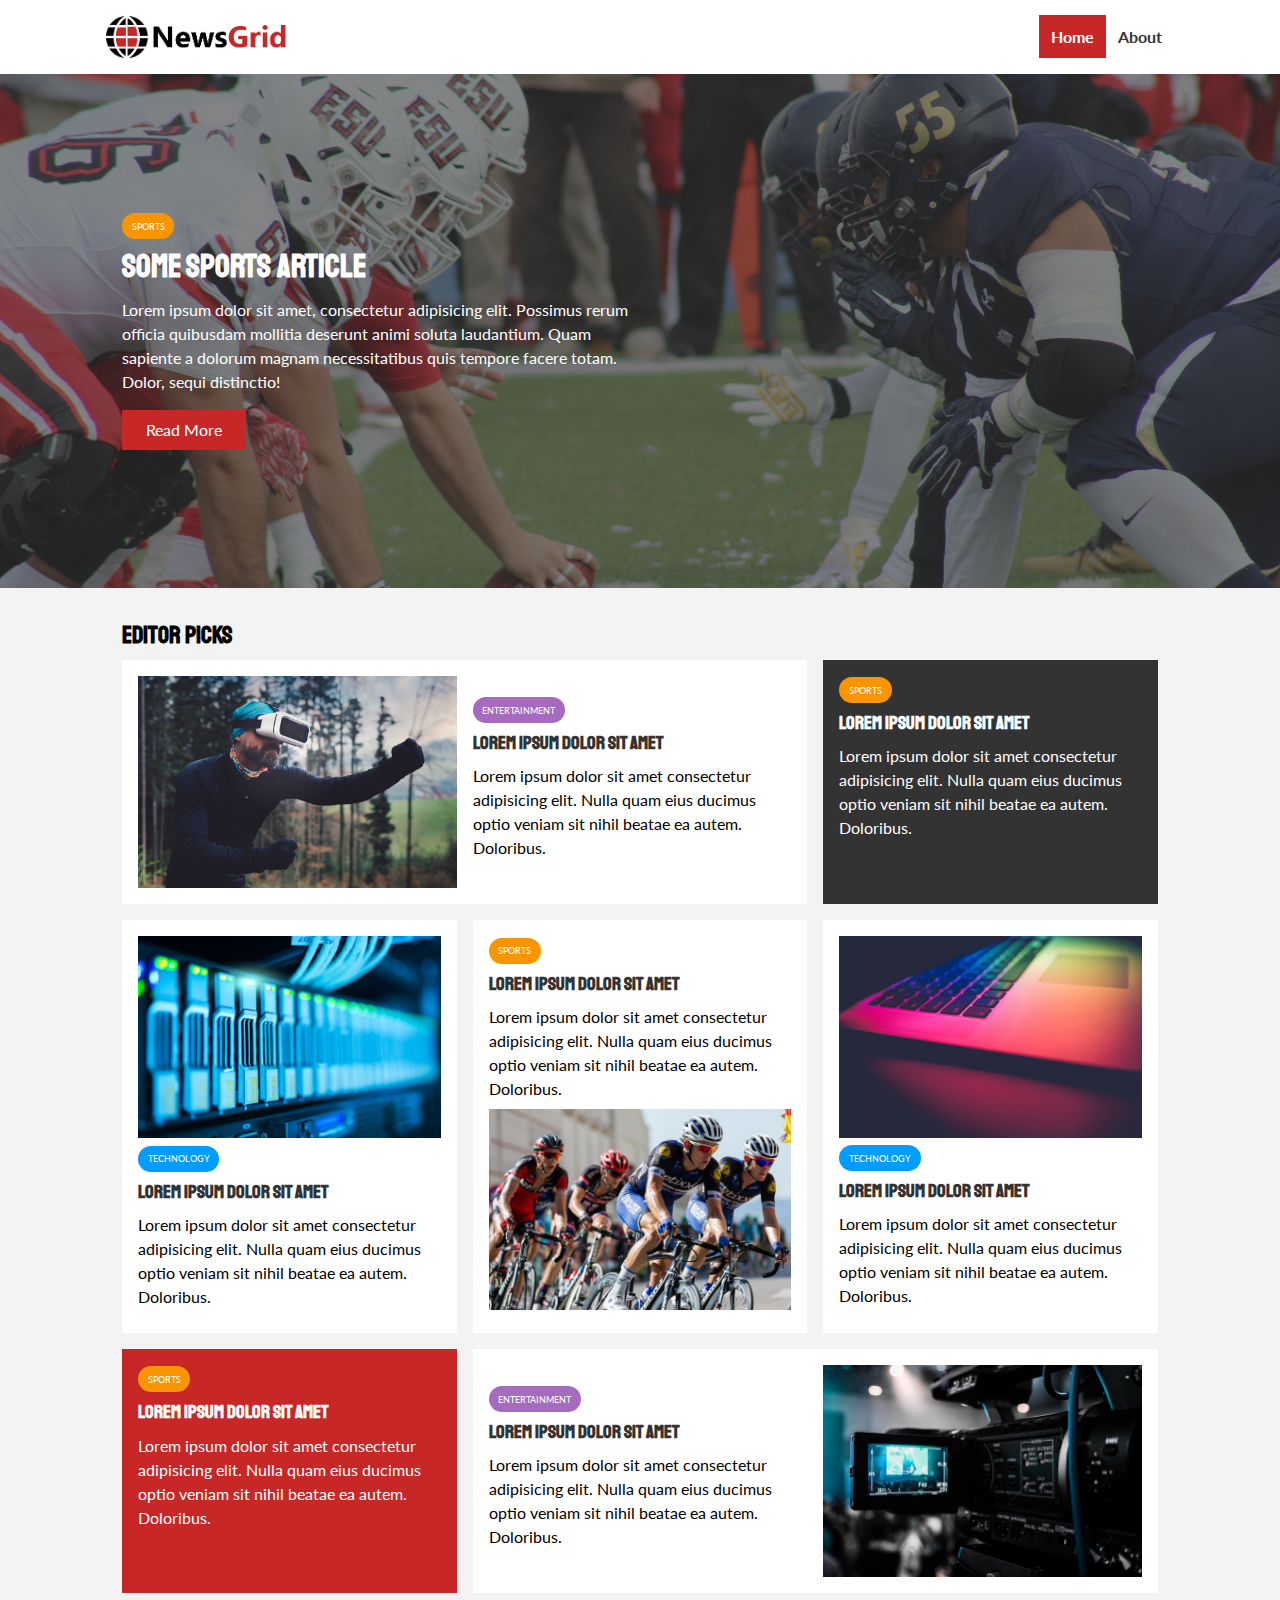
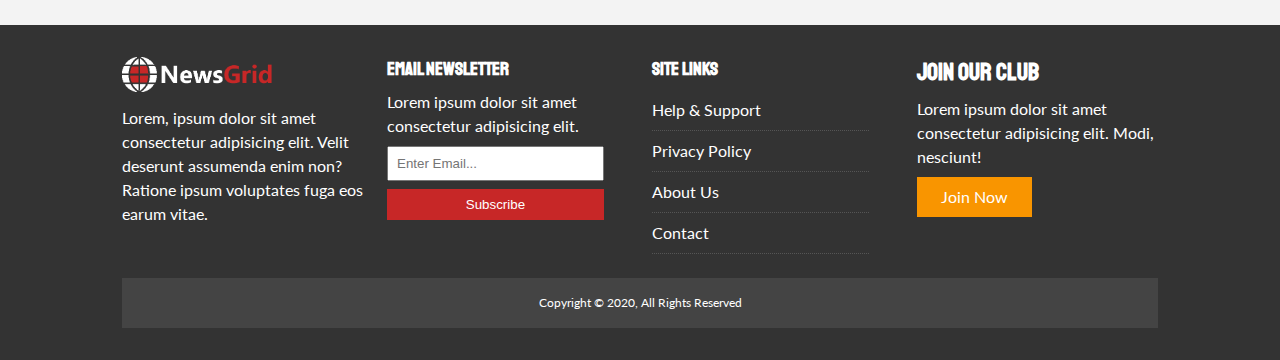
<file: index.html>
<!DOCTYPE html>
<html lang="en">
<head>
  <meta charset="UTF-8">
  <meta name="viewport" content="width=device-width, initial-scale=1.0">
  <meta http-equiv="X-UA-Compatible" content="ie=edge">
  <link rel="stylesheet" href="https://use.fontawesome.com/releases/v5.6.3/css/all.css" integrity="sha384-UHRtZLI+pbxtHCWp1t77Bi1L4ZtiqrqD80Kn4Z8NTSRyMA2Fd33n5dQ8lWUE00s/" crossorigin="anonymous">
  <link href="https://fonts.googleapis.com/css?family=Lato|Staatliches" rel="stylesheet">
  <link rel="stylesheet" href="style.css">
  <link rel="stylesheet" media="screen and (max-width: 768px)" href="mobile.css">
  <link rel="shortcut icon" type="image/x-icon" href="favicon.ico">
  <title>NewsGrid | Latest News</title>
</head>
<body>
  <nav id="main-nav">
    <div class="container">
      <img src="img/logo.png" alt="NewsGrid" class="logo">
      <div class="social">
        <a href="http://facebook.com" target="_blank"><i class="fab fa-facebook fa-2x"></i></a>
        <a href="http://twitter.com" target="_blank"><i class="fab fa-twitter fa-2x"></i></a>
        <a href="http://instagram.com" target="_blank"><i class="fab fa-instagram fa-2x"></i></a>
        <a href="http://youtube.com" target="_blank"><i class="fab fa-youtube fa-2x"></i></a>
      </div>
      <ul>
        <li><a class="current" href="index.html">Home</a></li>
        <li><a href="about.html">About</a></li>
      </ul>
    </div>
  </nav>

  <!-- Showcase -->
  <header id="showcase">
    <div class="container">
      <div class="showcase-container">
        <div class="showcase-content">
          <div class="category category-sports">Sports</div>
          <h1>Some Sports Article</h1>
          <p>Lorem ipsum dolor sit amet, consectetur adipisicing elit. Possimus rerum officia quibusdam mollitia deserunt animi soluta laudantium. Quam sapiente a dolorum magnam necessitatibus quis tempore facere totam. Dolor, sequi distinctio!</p>
          <a href="article.html" class="btn btn-primary">Read More</a>
        </div>
      </div>
    </div>
  </header>

  <!-- Home Articles -->
  <section id="home-articles" class="py-2">
    <div class="container">
        <h2>Editor Picks</h2>
        <div class="articles-container">
          <article class="card">
            <img src="img/articles/ent1.jpg" alt="">
            <div>
              <div class="category category-ent">Entertainment</div>
              <h3>
                <a href="article.html">Lorem ipsum dolor sit amet</a>
              </h3>
              <p>Lorem ipsum dolor sit amet consectetur adipisicing elit. Nulla quam eius ducimus optio veniam sit nihil beatae ea autem. Doloribus.</p>
            </div>
          </article>
          <article class="card bg-dark">
            <div class="category category-sports">Sports</div>
            <h3>
              <a href="article.html">Lorem ipsum dolor sit amet</a>
            </h3>
            <p>Lorem ipsum dolor sit amet consectetur adipisicing elit. Nulla quam eius ducimus optio veniam sit nihil beatae ea autem. Doloribus.</p>
          </article>
          <article class="card">
            <img src="img/articles/tech1.jpg" alt="">
            <div class="category category-tech">Technology</div>
            <h3>
              <a href="article.html">Lorem ipsum dolor sit amet</a>
            </h3>
            <p>Lorem ipsum dolor sit amet consectetur adipisicing elit. Nulla quam eius ducimus optio veniam sit nihil beatae ea autem. Doloribus.</p>
          </article>
          <article class="card">
            <div class="category category-sports">Sports</div>
            <h3>
              <a href="article.html">Lorem ipsum dolor sit amet</a>
            </h3>
            <p>Lorem ipsum dolor sit amet consectetur adipisicing elit. Nulla quam eius ducimus optio veniam sit nihil beatae ea autem. Doloribus.</p>
            <img src="img/articles/sports1.jpg" alt="">
          </article>
          <article class="card">
            <img src="img/articles/tech2.jpg" alt="">
            <div class="category category-tech">Technology</div>
            <h3>
              <a href="article.html">Lorem ipsum dolor sit amet</a>
            </h3>
            <p>Lorem ipsum dolor sit amet consectetur adipisicing elit. Nulla quam eius ducimus optio veniam sit nihil beatae ea autem. Doloribus.</p>
          </article>
          <article class="card bg-primary">
            <div class="category category-sports">Sports</div>
            <h3>
              <a href="article.html">Lorem ipsum dolor sit amet</a>
            </h3>
            <p>Lorem ipsum dolor sit amet consectetur adipisicing elit. Nulla quam eius ducimus optio veniam sit nihil beatae ea autem. Doloribus.</p>
          </article>
          <article class="card">
            <div>
              <div class="category category-ent">Entertainment</div>
              <h3>
                <a href="article.html">Lorem ipsum dolor sit amet</a>
              </h3>
              <p>Lorem ipsum dolor sit amet consectetur adipisicing elit. Nulla quam eius ducimus optio veniam sit nihil beatae ea autem. Doloribus.</p>
            </div>
            <img src="img/articles/ent2.jpg" alt="">
          </article>
        </div>
    </div>
  </section>

  <!-- Footer -->
  <footer id="main-footer" class="py-2">
    <div class="container footer-container">
      <div>
        <img src="img/logo_light.png" alt="NewsGrid">
        <p>Lorem, ipsum dolor sit amet consectetur adipisicing elit. Velit deserunt assumenda enim non? Ratione ipsum voluptates fuga eos earum vitae.</p>
      </div>
      <div>
        <h3>Email Newsletter</h3>
        <p>Lorem ipsum dolor sit amet consectetur adipisicing elit.</p>
        <form>
          <input type="email" placeholder="Enter Email...">
          <input type="submit" value="Subscribe" class="btn btn-primary">
        </form>
      </div>
      <div>
        <h3>Site Links</h3>
        <ul class="list">
          <li><a href="#">Help & Support</a></li>
          <li><a href="#">Privacy Policy</a></li>
          <li><a href="#">About Us</a></li>
          <li><a href="#">Contact</a></li>
        </ul>
      </div>
      <div>
        <h2>Join Our Club</h2>
        <p>Lorem ipsum dolor sit amet consectetur adipisicing elit. Modi, nesciunt!</p>
        <a href="#" class="btn btn-secondary">Join Now</a>
      </div>
      <div>
        <p>
          Copyright &copy; 2020, All Rights Reserved
        </p>
      </div>
    </div>
  </footer>

</body>
</html>
</file>
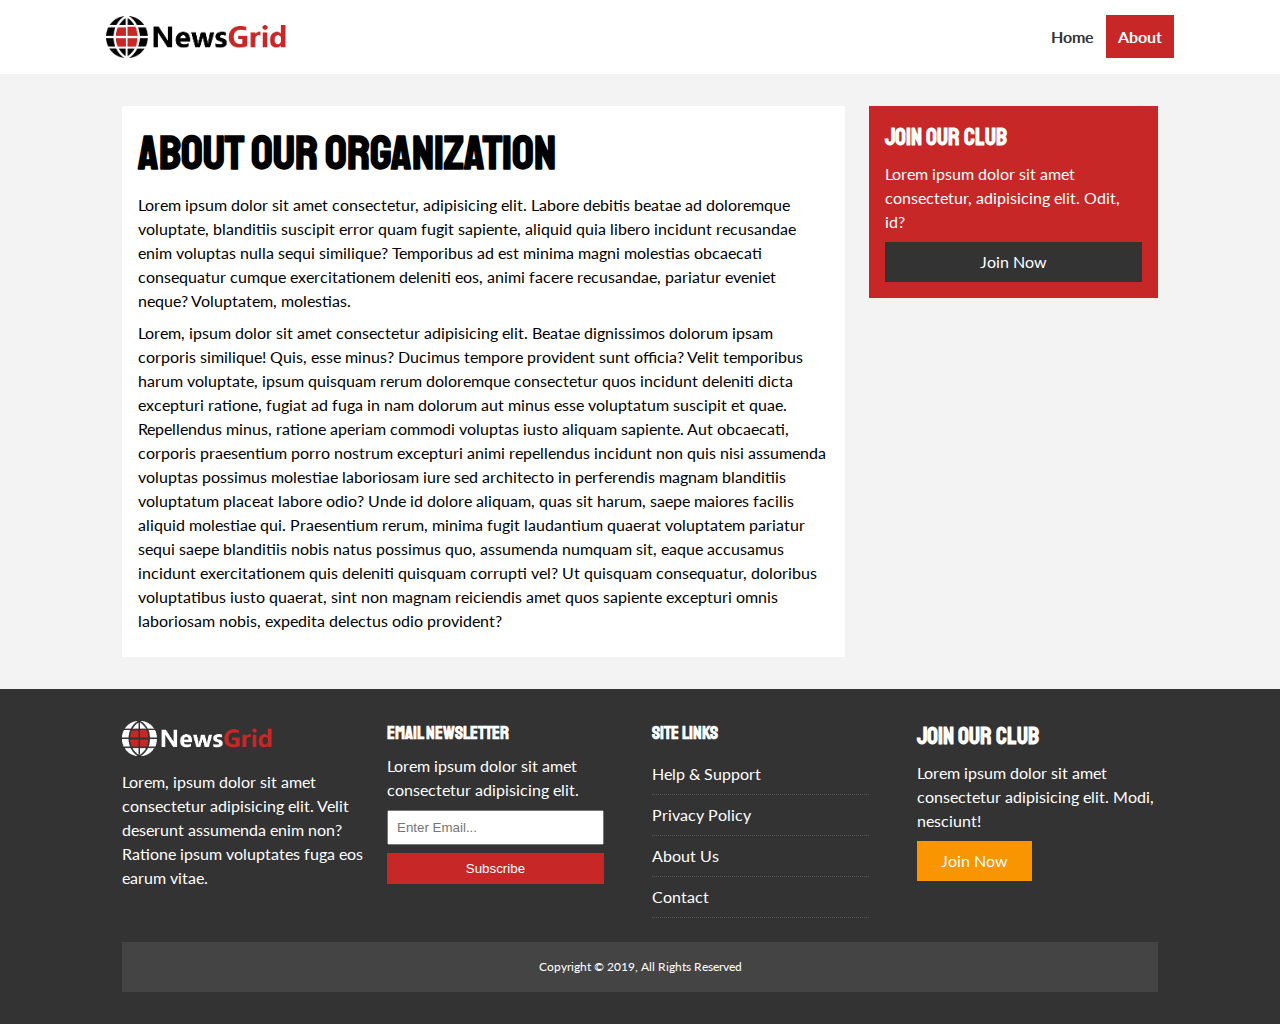
<file: about.html>
<!DOCTYPE html>
<html lang="en">
<head>
  <meta charset="UTF-8">
  <meta name="viewport" content="width=device-width, initial-scale=1.0">
  <meta http-equiv="X-UA-Compatible" content="ie=edge">
  <link rel="stylesheet" href="https://use.fontawesome.com/releases/v5.6.3/css/all.css" integrity="sha384-UHRtZLI+pbxtHCWp1t77Bi1L4ZtiqrqD80Kn4Z8NTSRyMA2Fd33n5dQ8lWUE00s/" crossorigin="anonymous">
  <link href="https://fonts.googleapis.com/css?family=Lato|Staatliches" rel="stylesheet">
  <link rel="stylesheet" href="css/style.css">
  <link rel="stylesheet" media="screen and (max-width: 768px)" href="css/mobile.css">
  <link rel="shortcut icon" type="image/x-icon" href="favicon.ico">
  <title>NewsGrid | About</title>
</head>
<body>
  <nav id="main-nav">
    <div class="container">
      <img src="img/logo.png" alt="NewsGrid" class="logo">
      <div class="social">
        <a href="http://facebook.com" target="_blank"><i class="fab fa-facebook fa-2x"></i></a>
        <a href="http://twitter.com" target="_blank"><i class="fab fa-twitter fa-2x"></i></a>
        <a href="http://instagram.com" target="_blank"><i class="fab fa-instagram fa-2x"></i></a>
        <a href="http://youtube.com" target="_blank"><i class="fab fa-youtube fa-2x"></i></a>
      </div>
      <ul>
        <li><a href="index.html">Home</a></li>
        <li><a class="current" href="about.html">About</a></li>
      </ul>
    </div>
  </nav>

  <section id="about">
    <div class="container">
      <div class="page-container">
        <article class="card">
          <h1 class="l-heading">About Our Organization</h1>
          <p>Lorem ipsum dolor sit amet consectetur, adipisicing elit. Labore debitis beatae ad doloremque voluptate, blanditiis suscipit error quam fugit sapiente, aliquid quia libero incidunt recusandae enim voluptas nulla sequi similique? Temporibus ad est minima magni molestias obcaecati consequatur cumque exercitationem deleniti eos, animi facere recusandae, pariatur eveniet neque? Voluptatem, molestias.</p>
          <p>Lorem, ipsum dolor sit amet consectetur adipisicing elit. Beatae dignissimos dolorum ipsam corporis similique! Quis, esse minus? Ducimus tempore provident sunt officia? Velit temporibus harum voluptate, ipsum quisquam rerum doloremque consectetur quos incidunt deleniti dicta excepturi ratione, fugiat ad fuga in nam dolorum aut minus esse voluptatum suscipit et quae. Repellendus minus, ratione aperiam commodi voluptas iusto aliquam sapiente. Aut obcaecati, corporis praesentium porro nostrum excepturi animi repellendus incidunt non quis nisi assumenda voluptas possimus molestiae laboriosam iure sed architecto in perferendis magnam blanditiis voluptatum placeat labore odio? Unde id dolore aliquam, quas sit harum, saepe maiores facilis aliquid molestiae qui. Praesentium rerum, minima fugit laudantium quaerat voluptatem pariatur sequi saepe blanditiis nobis natus possimus quo, assumenda numquam sit, eaque accusamus incidunt exercitationem quis deleniti quisquam corrupti vel? Ut quisquam consequatur, doloribus voluptatibus iusto quaerat, sint non magnam reiciendis amet quos sapiente excepturi omnis laboriosam nobis, expedita delectus odio provident?</p>
        </article>
        <aside class="card bg-primary">
          <h2>Join Our Club</h2>
          <p>Lorem ipsum dolor sit amet consectetur, adipisicing elit. Odit, id?</p>
          <a href="#" class="btn btn-dark btn-block">Join Now</a>
        </aside>
      </div>
    </div>
  </section>

  <!-- Footer -->
  <footer id="main-footer" class="py-2">
    <div class="container footer-container">
      <div>
        <img src="img/logo_light.png" alt="NewsGrid">
        <p>Lorem, ipsum dolor sit amet consectetur adipisicing elit. Velit deserunt assumenda enim non? Ratione ipsum voluptates fuga eos earum vitae.</p>
      </div>
      <div>
        <h3>Email Newsletter</h3>
        <p>Lorem ipsum dolor sit amet consectetur adipisicing elit.</p>
        <form>
          <input type="email" placeholder="Enter Email...">
          <input type="submit" value="Subscribe" class="btn btn-primary">
        </form>
      </div>
      <div>
        <h3>Site Links</h3>
        <ul class="list">
          <li><a href="#">Help & Support</a></li>
          <li><a href="#">Privacy Policy</a></li>
          <li><a href="#">About Us</a></li>
          <li><a href="#">Contact</a></li>
        </ul>
      </div>
      <div>
        <h2>Join Our Club</h2>
        <p>Lorem ipsum dolor sit amet consectetur adipisicing elit. Modi, nesciunt!</p>
        <a href="#" class="btn btn-secondary">Join Now</a>
      </div>
      <div>
        <p>
          Copyright &copy; 2019, All Rights Reserved
        </p>
      </div>
    </div>
  </footer>

</body>
</html>
</file>
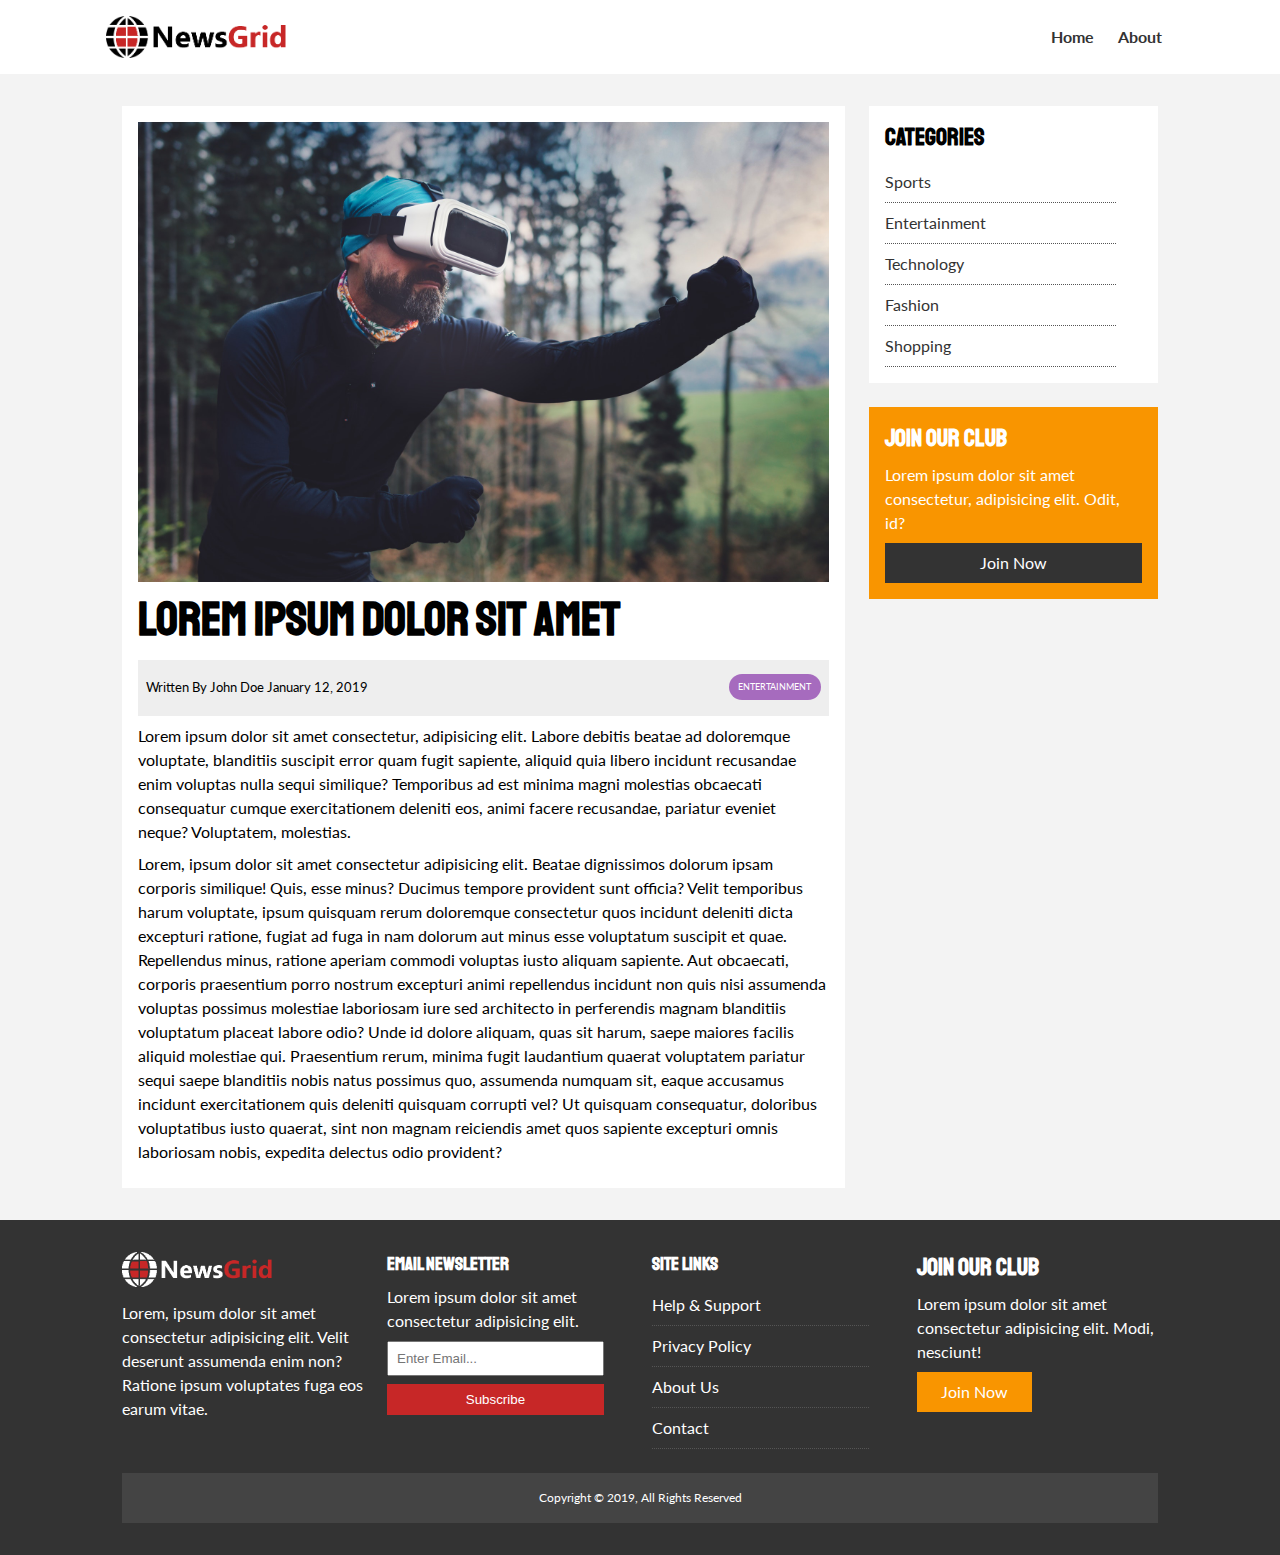
<file: article.html>
<!DOCTYPE html>
<html lang="en">
<head>
  <meta charset="UTF-8">
  <meta name="viewport" content="width=device-width, initial-scale=1.0">
  <meta http-equiv="X-UA-Compatible" content="ie=edge">
  <link rel="stylesheet" href="https://use.fontawesome.com/releases/v5.6.3/css/all.css" integrity="sha384-UHRtZLI+pbxtHCWp1t77Bi1L4ZtiqrqD80Kn4Z8NTSRyMA2Fd33n5dQ8lWUE00s/" crossorigin="anonymous">
  <link href="https://fonts.googleapis.com/css?family=Lato|Staatliches" rel="stylesheet">
  <link rel="stylesheet" href="css/style.css">
  <link rel="stylesheet" media="screen and (max-width: 768px)" href="css/mobile.css">
  <link rel="shortcut icon" type="image/x-icon" href="favicon.ico">
  <title>NewsGrid | Latest News</title>
</head>
<body>
  <nav id="main-nav">
    <div class="container">
      <img src="img/logo.png" alt="NewsGrid" class="logo">
      <div class="social">
        <a href="http://facebook.com" target="_blank"><i class="fab fa-facebook fa-2x"></i></a>
        <a href="http://twitter.com" target="_blank"><i class="fab fa-twitter fa-2x"></i></a>
        <a href="http://instagram.com" target="_blank"><i class="fab fa-instagram fa-2x"></i></a>
        <a href="http://youtube.com" target="_blank"><i class="fab fa-youtube fa-2x"></i></a>
      </div>
      <ul>
        <li><a href="index.html">Home</a></li>
        <li><a href="about.html">About</a></li>
      </ul>
    </div>
  </nav>

  <section id="article">
    <div class="container">
      <div class="page-container">
        <article class="card">
          <img src="img/articles/ent1.jpg" alt="">
          <h1 class="l-heading">Lorem ipsum dolor sit amet</h1>
          <div class="meta">
            <small>
              <i class="fas fa-user"></i> Written By John Doe January 12, 2019
            </small>
            <div class="category category-ent">Entertainment</div>
          </div>
          <p>Lorem ipsum dolor sit amet consectetur, adipisicing elit. Labore debitis beatae ad doloremque voluptate, blanditiis suscipit error quam fugit sapiente, aliquid quia libero incidunt recusandae enim voluptas nulla sequi similique? Temporibus ad est minima magni molestias obcaecati consequatur cumque exercitationem deleniti eos, animi facere recusandae, pariatur eveniet neque? Voluptatem, molestias.</p>
          <p>Lorem, ipsum dolor sit amet consectetur adipisicing elit. Beatae dignissimos dolorum ipsam corporis similique! Quis, esse minus? Ducimus tempore provident sunt officia? Velit temporibus harum voluptate, ipsum quisquam rerum doloremque consectetur quos incidunt deleniti dicta excepturi ratione, fugiat ad fuga in nam dolorum aut minus esse voluptatum suscipit et quae. Repellendus minus, ratione aperiam commodi voluptas iusto aliquam sapiente. Aut obcaecati, corporis praesentium porro nostrum excepturi animi repellendus incidunt non quis nisi assumenda voluptas possimus molestiae laboriosam iure sed architecto in perferendis magnam blanditiis voluptatum placeat labore odio? Unde id dolore aliquam, quas sit harum, saepe maiores facilis aliquid molestiae qui. Praesentium rerum, minima fugit laudantium quaerat voluptatem pariatur sequi saepe blanditiis nobis natus possimus quo, assumenda numquam sit, eaque accusamus incidunt exercitationem quis deleniti quisquam corrupti vel? Ut quisquam consequatur, doloribus voluptatibus iusto quaerat, sint non magnam reiciendis amet quos sapiente excepturi omnis laboriosam nobis, expedita delectus odio provident?</p>
        </article>

        <aside id="categories" class="card">
          <h2>Categories</h2>
          <ul class="list">
            <li><a href="#"><i class="fas fa-chevron-right"></i> Sports</a></li>
            <li><a href="#"><i class="fas fa-chevron-right"></i> Entertainment</a></li>
            <li><a href="#"><i class="fas fa-chevron-right"></i> Technology</a></li>
            <li><a href="#"><i class="fas fa-chevron-right"></i> Fashion</a></li>
            <li><a href="#"><i class="fas fa-chevron-right"></i> Shopping</a></li>
          </ul>
        </aside>

        <aside class="card bg-secondary">
          <h2>Join Our Club</h2>
          <p>Lorem ipsum dolor sit amet consectetur, adipisicing elit. Odit, id?</p>
          <a href="#" class="btn btn-dark btn-block">Join Now</a>
        </aside>
      </div>
    </div>
  </section>

  <!-- Footer -->
  <footer id="main-footer" class="py-2">
    <div class="container footer-container">
      <div>
        <img src="img/logo_light.png" alt="NewsGrid">
        <p>Lorem, ipsum dolor sit amet consectetur adipisicing elit. Velit deserunt assumenda enim non? Ratione ipsum voluptates fuga eos earum vitae.</p>
      </div>
      <div>
        <h3>Email Newsletter</h3>
        <p>Lorem ipsum dolor sit amet consectetur adipisicing elit.</p>
        <form>
          <input type="email" placeholder="Enter Email...">
          <input type="submit" value="Subscribe" class="btn btn-primary">
        </form>
      </div>
      <div>
        <h3>Site Links</h3>
        <ul class="list">
          <li><a href="#">Help & Support</a></li>
          <li><a href="#">Privacy Policy</a></li>
          <li><a href="#">About Us</a></li>
          <li><a href="#">Contact</a></li>
        </ul>
      </div>
      <div>
        <h2>Join Our Club</h2>
        <p>Lorem ipsum dolor sit amet consectetur adipisicing elit. Modi, nesciunt!</p>
        <a href="#" class="btn btn-secondary">Join Now</a>
      </div>
      <div>
        <p>
          Copyright &copy; 2019, All Rights Reserved
        </p>
      </div>
    </div>
  </footer>

</body>
</html>
</file>
<file: style.css>
:root {
  --primary-color: #c72727;
  --secondary-color: #f99500;
  --light-color: #f3f3f3;
  --dark-color: #333;
  --max-width: 1100px;
}

.category {
  --sports-color: #f99500;
  --ent-color: #a66bbe;
  --tech-color: #009cff;
}

* {
  margin: 0;
  padding: 0;
  box-sizing: border-box;
}

body {
  font-family: "Lato", sans-serif;
  line-height: 1.5;
  background: var(--light-color);
}

a {
  color: #333;
  text-decoration: none;
}

ul {
  list-style: none;
}

p {
  margin: 0.5rem 0;
}

img {
  width: 100%;
}

h1,
h2,
h3,
h4,
h5,
h6 {
  font-family: "Staatliches", cursive;
  margin-bottom: 0.55rem;
  line-height: 1.3;
}

/* Utility */
.container {
  max-width: var(--max-width);
  margin: auto;
  padding: 0 2rem;
  overflow: hidden;
}

.category {
  display: inline-block;
  color: #fff;
  font-size: 0.55rem;
  text-transform: uppercase;
  padding: 0.4rem 0.6rem;
  border-radius: 15px;
  margin-bottom: 0.5rem;
}

.category-sports {
  background: var(--sports-color);
}
.category-ent {
  background: var(--ent-color);
}
.category-tech {
  background: var(--tech-color);
}

.btn {
  display: inline-block;
  border: none;
  background: var(--dark-color);
  color: #fff;
  padding: 0.5rem 1.5rem;
}

.btn-light {
  background: var(--light-color);
}
.btn-primary {
  background: var(--primary-color);
}
.btn-secondary {
  background: var(--secondary-color);
}

.btn-block {
  display: block;
  width: 100%;
  text-align: center;
}

.btn:hover {
  opacity: 0.9;
}

.card {
  background: #fff;
  padding: 1rem;
}

.bg-dark {
  background: var(--dark-color);
  color: #fff;
}

.bg-primary {
  background: var(--primary-color);
  color: #fff;
}

.bg-secondary {
  background: var(--secondary-color);
  color: #fff;
}

.bg-dark h1,
.bg-dark h2,
.bg-dark h3,
.bg-dark a,
.bg-primary h1,
.bg-primary h2,
.bg-primary h3,
.bg-primary a,
.bg-secondary h1,
.bg-secondary h2,
.bg-secondary h3,
.bg-secondary a {
  color: #fff;
}

.py-1 {
  padding: 1.5rem 0;
}
.py-2 {
  padding: 2rem 0;
}
.py-3 {
  padding: 3rem 0;
}
.p-1 {
  padding: 1.5rem;
}
.p-2 {
  padding: 2rem;
}
.p-3 {
  padding: 3rem;
}

.l-heading {
  font-size: 3rem;
}

.list li {
  padding: 0.5rem 0;
  border-bottom: #555 dotted 1px;
  width: 90%;
}

.list li a:hover {
  color: var(--primary-color) !important;
}

/* Inner page grid container */
.page-container {
  display: grid;
  grid-template-columns: 5fr 2fr;
  margin: 2rem 0;
  grid-gap: 1.5rem;
}

.page-container > *:first-child {
  grid-row: 1 / span 3;
}

/* Navigation */
#main-nav {
  background: #fff;
  position: sticky;
  top: 0;
  z-index: 2;
}

#main-nav .container {
  display: grid;
  grid-template-columns: 6fr 3fr 2fr;
  padding: 1rem;
  align-items: center;
}

#main-nav .logo {
  width: 180px;
}

#main-nav ul {
  justify-self: end;
  display: flex;
}

#main-nav ul li a {
  padding: 0.75rem;
  font-weight: bold;
}

#main-nav ul li a.current {
  background: var(--primary-color);
  color: #fff;
}

#main-nav ul li a:hover {
  background: var(--light-color);
  color: var(--dark-color);
}

#main-nav .social {
  justify-self: center;
}

#main-nav .social i {
  color: #777;
  margin-right: 0.5rem;
}

/* Showcase */
#showcase {
  color: #fff;
  background: #333;
  padding: 2rem;
  position: relative;
}

#showcase:before {
  content: "";
  background: url("featured.jpg") no-repeat center center/cover;
  position: absolute;
  top: 0;
  left: 0;
  width: 100%;
  height: 100%;
  opacity: 0.4;
}

#showcase .showcase-container {
  display: grid;
  grid-template-columns: repeat(2, 1fr);
  justify-content: center;
  align-items: center;
  height: 50vh;
}

#showcase .showcase-content {
  z-index: 1;
}

#showcase .showcase-content p {
  margin-bottom: 1rem;
}

/* Home Articles */
#home-articles .articles-container {
  display: grid;
  grid-template-columns: repeat(3, 1fr);
  grid-gap: 1rem;
}

#home-articles .articles-container > *:first-child,
#home-articles .articles-container > *:last-child {
  display: grid;
  grid-template-columns: repeat(2, 1fr);
  grid-gap: 1rem;
  align-items: center;
  grid-column: 1 / span 2;
}

#home-articles .articles-container > *:last-child {
  grid-column: 2 / span 2;
}

#article .meta {
  display: flex;
  justify-content: space-between;
  align-items: center;
  background: #eee;
  padding: 0.5rem;
}

#article .meta .category {
  margin-top: 0.4rem;
}

/* Footer */
#main-footer {
  background: var(--dark-color);
  color: #fff;
}

#main-footer img {
  width: 150px;
}

#main-footer a {
  color: #fff;
}

#main-footer .footer-container {
  display: grid;
  grid-template-columns: repeat(4, 1fr);
  grid-gap: 1.5rem;
}

#main-footer .footer-container > *:last-child {
  background: #444;
  grid-column: 1 / span 4;
  padding: 0.5rem;
  text-align: center;
  font-size: 0.75rem;
}

#main-footer .footer-container input[type="email"] {
  width: 90%;
  padding: 0.5rem;
  margin-bottom: 0.5rem;
}

#main-footer .footer-container input[type="submit"] {
  width: 90%;
}
</file>
<file: mobile.css>
/* Navigation */
#main-nav .social {
  display: none;
}

#main-nav .container {
  grid-template-columns: 1fr;
  grid-gap: 1.2rem;
}

#main-nav ul,
#main-nav .logo {
  justify-self: center;
}

#main-nav ul li a {
  padding: 0.50rem;
}

#home-articles .articles-container {
  grid-template-columns: repeat(2, 1fr);
}

#home-articles .articles-container > *:first-child,
#home-articles .articles-container > *:last-child {
  grid-template-columns: 1fr;
  grid-column: 1;
}

@media(max-width: 600px) {
  /* Stack Grid Items */
  #showcase .showcase-container,
  #home-articles .articles-container,
  #main-footer .footer-container {
    grid-template-columns: 1fr;
  }

  #main-footer .footer-container > *:last-child {
    grid-column: 1;
  }

  #main-footer .footer-container > *:first-child,
  #main-footer .footer-container > *:nth-child(2){
    border-bottom: #444 dotted 1px;
    padding-bottom: 1rem;
  }

  .page-container {
    grid-template-columns: 1fr;
    text-align: center;
  }

  .page-container > *:first-child {
    grid-row: 1;
  }

  .l-heading {
    font-size: 2rem;
  }
}
</file>
<file: css/style.css>
:root {
  --primary-color: #c72727;
  --secondary-color: #f99500;
  --light-color: #f3f3f3;
  --dark-color: #333;
  --max-width: 1100px;
}

.category {
  --sports-color: #f99500;
  --ent-color: #a66bbe;
  --tech-color: #009cff;
}

* {
  margin: 0;
  padding: 0;
  box-sizing: border-box;
}

body {
  font-family: "Lato", sans-serif;
  line-height: 1.5;
  background: var(--light-color);
}

a {
  color: #333;
  text-decoration: none;
}

ul {
  list-style: none;
}

p {
  margin: 0.5rem 0;
}

img {
  width: 100%;
}

h1,
h2,
h3,
h4,
h5,
h6 {
  font-family: "Staatliches", cursive;
  margin-bottom: 0.55rem;
  line-height: 1.3;
}

/* Utility */
.container {
  max-width: var(--max-width);
  margin: auto;
  padding: 0 2rem;
  overflow: hidden;
}

.category {
  display: inline-block;
  color: #fff;
  font-size: 0.55rem;
  text-transform: uppercase;
  padding: 0.4rem 0.6rem;
  border-radius: 15px;
  margin-bottom: 0.5rem;
}

.category-sports {
  background: var(--sports-color);
}
.category-ent {
  background: var(--ent-color);
}
.category-tech {
  background: var(--tech-color);
}

.btn {
  display: inline-block;
  border: none;
  background: var(--dark-color);
  color: #fff;
  padding: 0.5rem 1.5rem;
}

.btn-light {
  background: var(--light-color);
}
.btn-primary {
  background: var(--primary-color);
}
.btn-secondary {
  background: var(--secondary-color);
}

.btn-block {
  display: block;
  width: 100%;
  text-align: center;
}

.btn:hover {
  opacity: 0.9;
}

.card {
  background: #fff;
  padding: 1rem;
}

.bg-dark {
  background: var(--dark-color);
  color: #fff;
}

.bg-primary {
  background: var(--primary-color);
  color: #fff;
}

.bg-secondary {
  background: var(--secondary-color);
  color: #fff;
}

.bg-dark h1,
.bg-dark h2,
.bg-dark h3,
.bg-dark a,
.bg-primary h1,
.bg-primary h2,
.bg-primary h3,
.bg-primary a,
.bg-secondary h1,
.bg-secondary h2,
.bg-secondary h3,
.bg-secondary a {
  color: #fff;
}

.py-1 {
  padding: 1.5rem 0;
}
.py-2 {
  padding: 2rem 0;
}
.py-3 {
  padding: 3rem 0;
}
.p-1 {
  padding: 1.5rem;
}
.p-2 {
  padding: 2rem;
}
.p-3 {
  padding: 3rem;
}

.l-heading {
  font-size: 3rem;
}

.list li {
  padding: 0.5rem 0;
  border-bottom: #555 dotted 1px;
  width: 90%;
}

.list li a:hover {
  color: var(--primary-color) !important;
}

/* Inner page grid container */
.page-container {
  display: grid;
  grid-template-columns: 5fr 2fr;
  margin: 2rem 0;
  grid-gap: 1.5rem;
}

.page-container > *:first-child {
  grid-row: 1 / span 3;
}

/* Navigation */
#main-nav {
  background: #fff;
  position: sticky;
  top: 0;
  z-index: 2;
}

#main-nav .container {
  display: grid;
  grid-template-columns: 6fr 3fr 2fr;
  padding: 1rem;
  align-items: center;
}

#main-nav .logo {
  width: 180px;
}

#main-nav ul {
  justify-self: end;
  display: flex;
}

#main-nav ul li a {
  padding: 0.75rem;
  font-weight: bold;
}

#main-nav ul li a.current {
  background: var(--primary-color);
  color: #fff;
}

#main-nav ul li a:hover {
  background: var(--light-color);
  color: var(--dark-color);
}

#main-nav .social {
  justify-self: center;
}

#main-nav .social i {
  color: #777;
  margin-right: 0.5rem;
}

/* Showcase */
#showcase {
  color: #fff;
  background: #333;
  padding: 2rem;
  position: relative;
}

#showcase:before {
  content: "";
  background: url("featured.jpg") no-repeat center center/cover;
  position: absolute;
  top: 0;
  left: 0;
  width: 100%;
  height: 100%;
  opacity: 0.4;
}

#showcase .showcase-container {
  display: grid;
  grid-template-columns: repeat(2, 1fr);
  justify-content: center;
  align-items: center;
  height: 50vh;
}

#showcase .showcase-content {
  z-index: 1;
}

#showcase .showcase-content p {
  margin-bottom: 1rem;
}

/* Home Articles */
#home-articles .articles-container {
  display: grid;
  grid-template-columns: repeat(3, 1fr);
  grid-gap: 1rem;
}

#home-articles .articles-container > *:first-child,
#home-articles .articles-container > *:last-child {
  display: grid;
  grid-template-columns: repeat(2, 1fr);
  grid-gap: 1rem;
  align-items: center;
  grid-column: 1 / span 2;
}

#home-articles .articles-container > *:last-child {
  grid-column: 2 / span 2;
}

#article .meta {
  display: flex;
  justify-content: space-between;
  align-items: center;
  background: #eee;
  padding: 0.5rem;
}

#article .meta .category {
  margin-top: 0.4rem;
}

/* Footer */
#main-footer {
  background: var(--dark-color);
  color: #fff;
}

#main-footer img {
  width: 150px;
}

#main-footer a {
  color: #fff;
}

#main-footer .footer-container {
  display: grid;
  grid-template-columns: repeat(4, 1fr);
  grid-gap: 1.5rem;
}

#main-footer .footer-container > *:last-child {
  background: #444;
  grid-column: 1 / span 4;
  padding: 0.5rem;
  text-align: center;
  font-size: 0.75rem;
}

#main-footer .footer-container input[type="email"] {
  width: 90%;
  padding: 0.5rem;
  margin-bottom: 0.5rem;
}

#main-footer .footer-container input[type="submit"] {
  width: 90%;
}
</file>
<file: css/mobile.css>
/* Navigation */
#main-nav .social {
  display: none;
}

#main-nav .container {
  grid-template-columns: 1fr;
  grid-gap: 1.2rem;
}

#main-nav ul,
#main-nav .logo {
  justify-self: center;
}

#main-nav ul li a {
  padding: 0.50rem;
}

#home-articles .articles-container {
  grid-template-columns: repeat(2, 1fr);
}

#home-articles .articles-container > *:first-child,
#home-articles .articles-container > *:last-child {
  grid-template-columns: 1fr;
  grid-column: 1;
}

@media(max-width: 600px) {
  /* Stack Grid Items */
  #showcase .showcase-container,
  #home-articles .articles-container,
  #main-footer .footer-container {
    grid-template-columns: 1fr;
  }

  #main-footer .footer-container > *:last-child {
    grid-column: 1;
  }

  #main-footer .footer-container > *:first-child,
  #main-footer .footer-container > *:nth-child(2){
    border-bottom: #444 dotted 1px;
    padding-bottom: 1rem;
  }

  .page-container {
    grid-template-columns: 1fr;
    text-align: center;
  }

  .page-container > *:first-child {
    grid-row: 1;
  }

  .l-heading {
    font-size: 2rem;
  }
}
</file>
